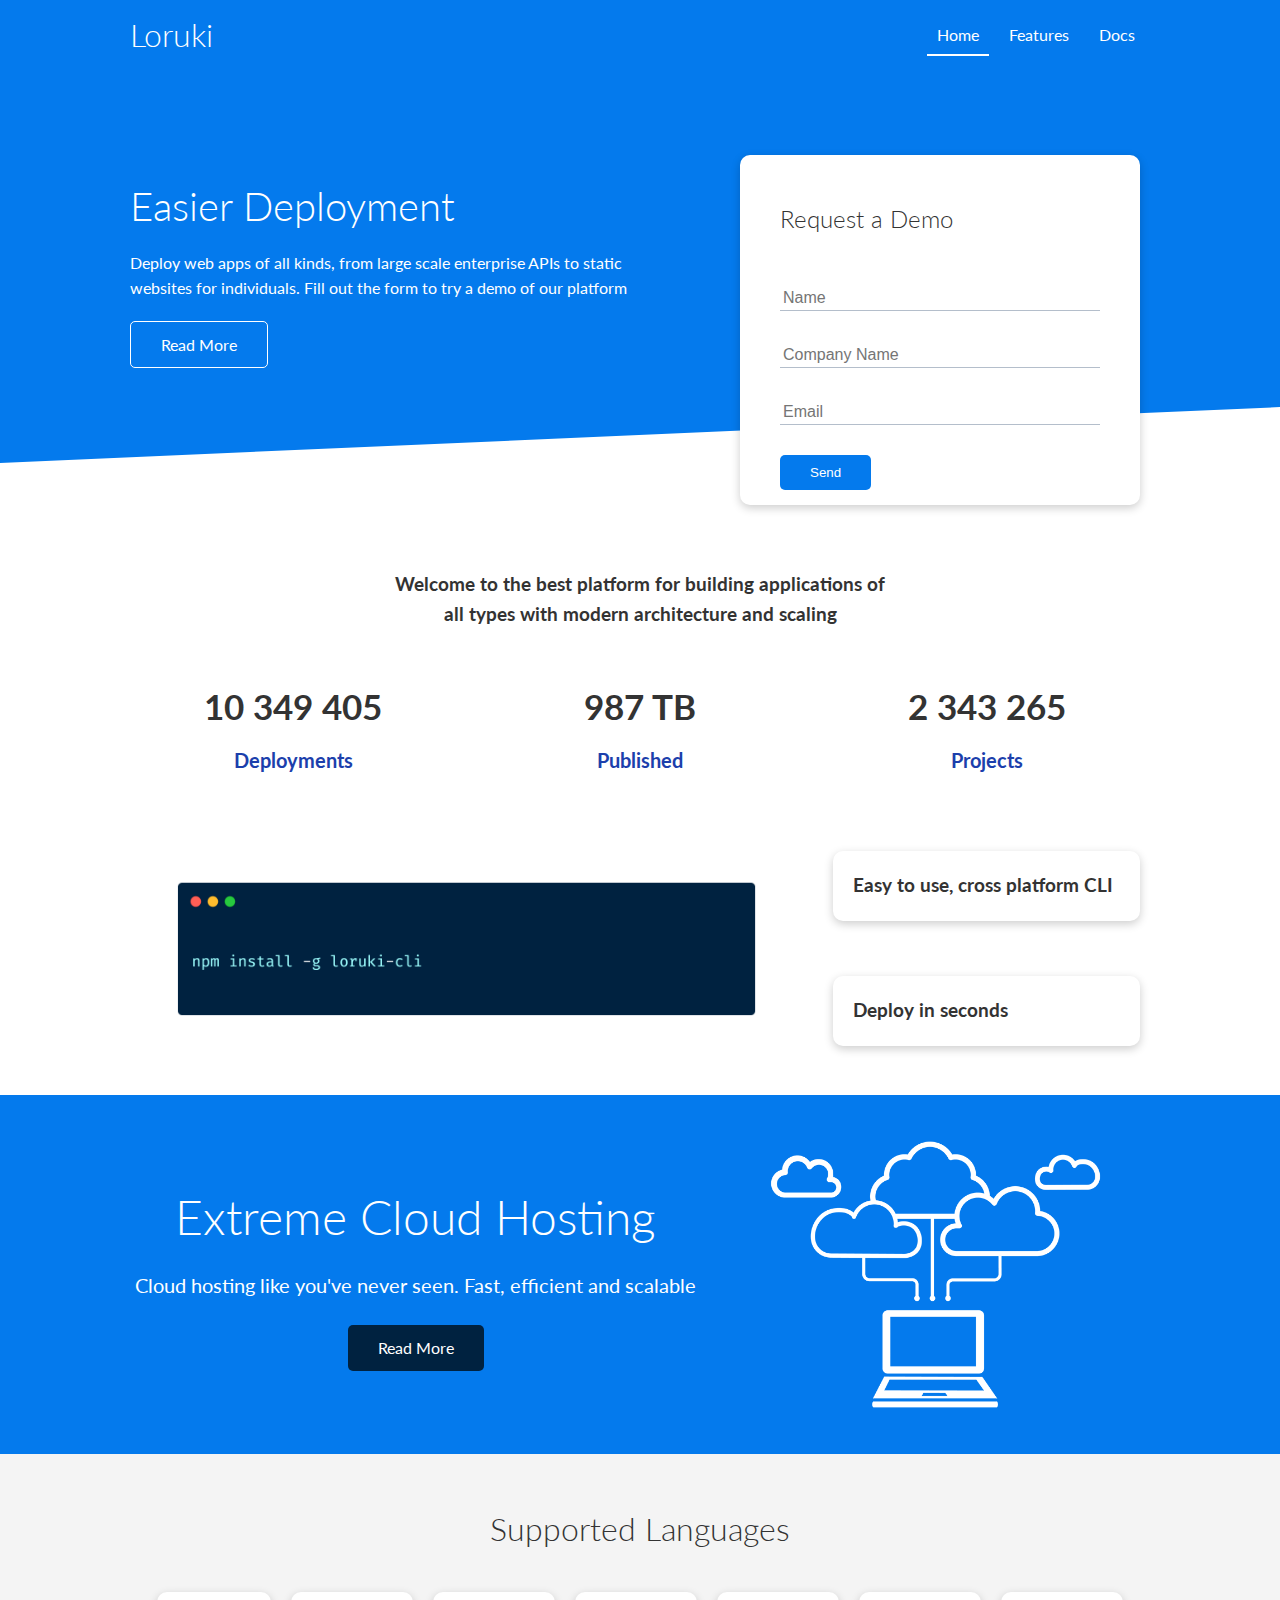
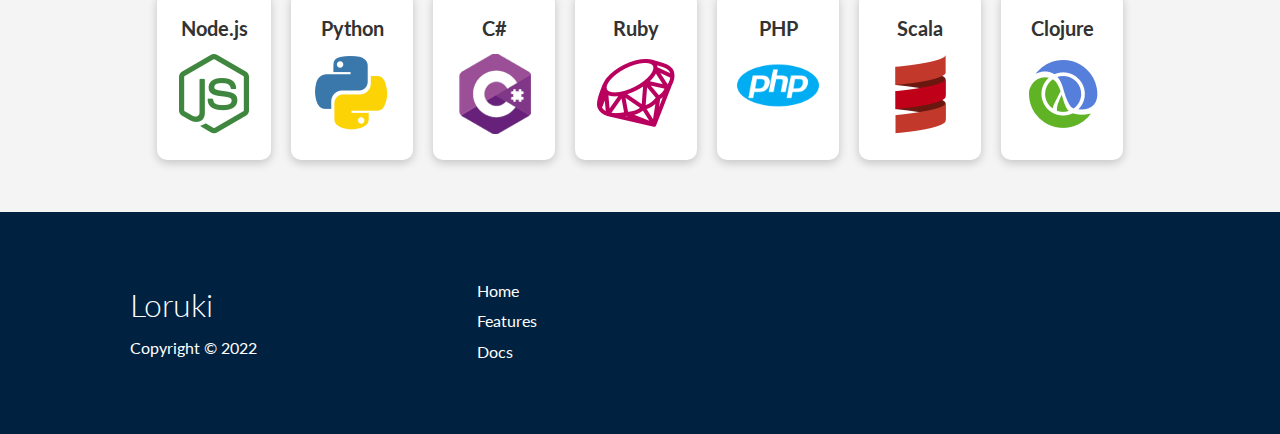
<file: index.html>
<!DOCTYPE html>
<html lang="en">

<head>
  <meta charset="UTF-8">
  <meta name="viewport" content="width=device-width, initial-scale=1.0">
  <link rel="stylesheet" href="https://cdnjs.cloudflare.com/ajax/libs/font-awesome/5.15.1/css/all.min.css"
    integrity="sha512-+4zCK9k+qNFUR5X+cKL9EIR+ZOhtIloNl9GIKS57V1MyNsYpYcUrUeQc9vNfzsWfV28IaLL3i96P9sdNyeRssA=="
    crossorigin="anonymous" referrerpolicy="no-referrer" />
  <link rel="stylesheet" href="css/utils.css">
  <link rel="stylesheet" href="css/style.css">
  <title>Loruki | Cloud Hosting For Everyone</title>
</head>

<body>
  <!-- Navbar -->
  <div class="navbar">
    <div class="container flex">
      <h1 class="logo">Loruki</h1>
      <nav>
        <ul>
          <li class="active"><a href="index.html">Home</a></li>
          <li><a href="features.html">Features</a></li>
          <li><a href="docs.html">Docs</a></li>
        </ul>
      </nav>
    </div>
  </div>
  <!-- Showcase -->
  <section class="showcase">
    <div class="container grid">
      <div class="showcase-text">
        <h1>Easier Deployment</h1>
        <p>Deploy web apps of all kinds, from large scale enterprise APIs to static websites for individuals. Fill out
          the form to try a demo of our platform</p>
        <a href="features.html" class="btn btn-outline">Read More</a>
      </div>
      <div class="showcase-form card">
        <h2>Request a Demo</h2>
        <form name="contact" method="POST" data-netlify="true" netlify-honeypot="bot-field">
          <input type="hidden" name="form-name" value="contact">
          <p class="hidden">
            <label>
              Don’t fill this out if you’re human: <input name="bot-field" />
            </label>
          </p>
          <div class="form-control">
            <input type="text" name="name" placeholder="Name" required>
          </div>
          <div class="form-control">
            <input type="text" name="company" placeholder="Company Name" required>
          </div>
          <div class="form-control">
            <input type="email" name="email" placeholder="Email" required>
          </div>
          <input type="submit" value="Send" class="btn btn-primary">
        </form>
      </div>
    </div>
  </section>
  <!-- Statistics -->
  <section class="stats">
    <div class="container">
      <h3 class="stats-heading text-center my-1">Welcome to the best platform for building applications of all types
        with modern architecture and scaling
      </h3>
      <div class="grid grid-3 text-center my-4">
        <div>
          <i class="fas fa-server fa-3x"></i>
          <h3>10 349 405
          </h3>
          <p class="text-secondary">Deployments</p>
        </div>
        <div>
          <i class="fas fa-upload fa-3x"></i>
          <h3>987 TB
          </h3>
          <p class="text-secondary">Published</p>
        </div>
        <div>
          <i class="fas fa-project-diagram fa-3x"></i>
          <h3>2 343 265
          </h3>
          <p class="text-secondary">Projects</p>
        </div>
      </div>
    </div>
  </section>
  <!-- Cli -->
  <section class="cli">
    <div class="container grid pb-3">
      <img src="images/cli.png" alt="">
      <div class="card">
        <h3>Easy to use, cross platform CLI</h3>
      </div>
      <div class="card">
        <h3>Deploy in seconds</h3>
      </div>
    </div>
  </section>
  <!-- Cloud -->
  <section class="cloud bg-primary py-3">
    <div class="container grid">
      <div class="text-center">
        <h2 class="lg">Extreme Cloud Hosting</h2>
        <p class="lead my-2">Cloud hosting like you've never seen. Fast, efficient and scalable
        </p>
        <a href="features.html" class="btn btn-dark">Read More</a>
      </div>
      <img src="images/cloud.png">
    </div>
  </section>
  <!-- Languages -->
  <section class="languages bg-light py-3">
    <h2 class="md text-center my-2">Supported Languages</h2>
    <div class="container flex">
      <div class="card">
        <h4>Node.js</h4>
        <img src="images/logos/node.png" alt="">
      </div>
      <div class="card">
        <h4>Python</h4>
        <img src="images/logos/python.png" alt="">
      </div>
      <div class="card">
        <h4>C#</h4>
        <img src="images/logos/csharp.png" alt="">
      </div>
      <div class="card">
        <h4>Ruby</h4>
        <img src="images/logos/ruby.png" alt="">
      </div>
      <div class="card">
        <h4>PHP</h4>
        <img src="images/logos/php.png" alt="">
      </div>
      <div class="card">
        <h4>Scala</h4>
        <img src="images/logos/scala.png" alt="">
      </div>
      <div class="card">
        <h4>Clojure</h4>
        <img src="images/logos/clojure.png" alt="">
      </div>
    </div>
  </section>
  <footer class="bg-dark py-5">
    <div class="container grid grid-3">
      <div class="copyright">
        <h1>Loruki</h1>
        <p>Copyright &copy; 2022</p>
      </div>
      <nav>
        <ul>
          <li><a href="home.html">Home</a></li>
          <li><a href="features.html">Features</a></li>
          <li><a href="docs.html">Docs</a></li>
        </ul>
      </nav>
      <div class="social">
        <a href="#"><i class="fab fa-github fa-2x"></i></a>
        <a href="#"><i class="fab fa-facebook fa-2x"></i></a>
        <a href="#"><i class="fab fa-instagram fa-2x"></i></a>
        <a href="#"><i class="fab fa-twitter fa-2x"></i></a>
      </div>
    </div>
  </footer>
</body>

</html>
</file>
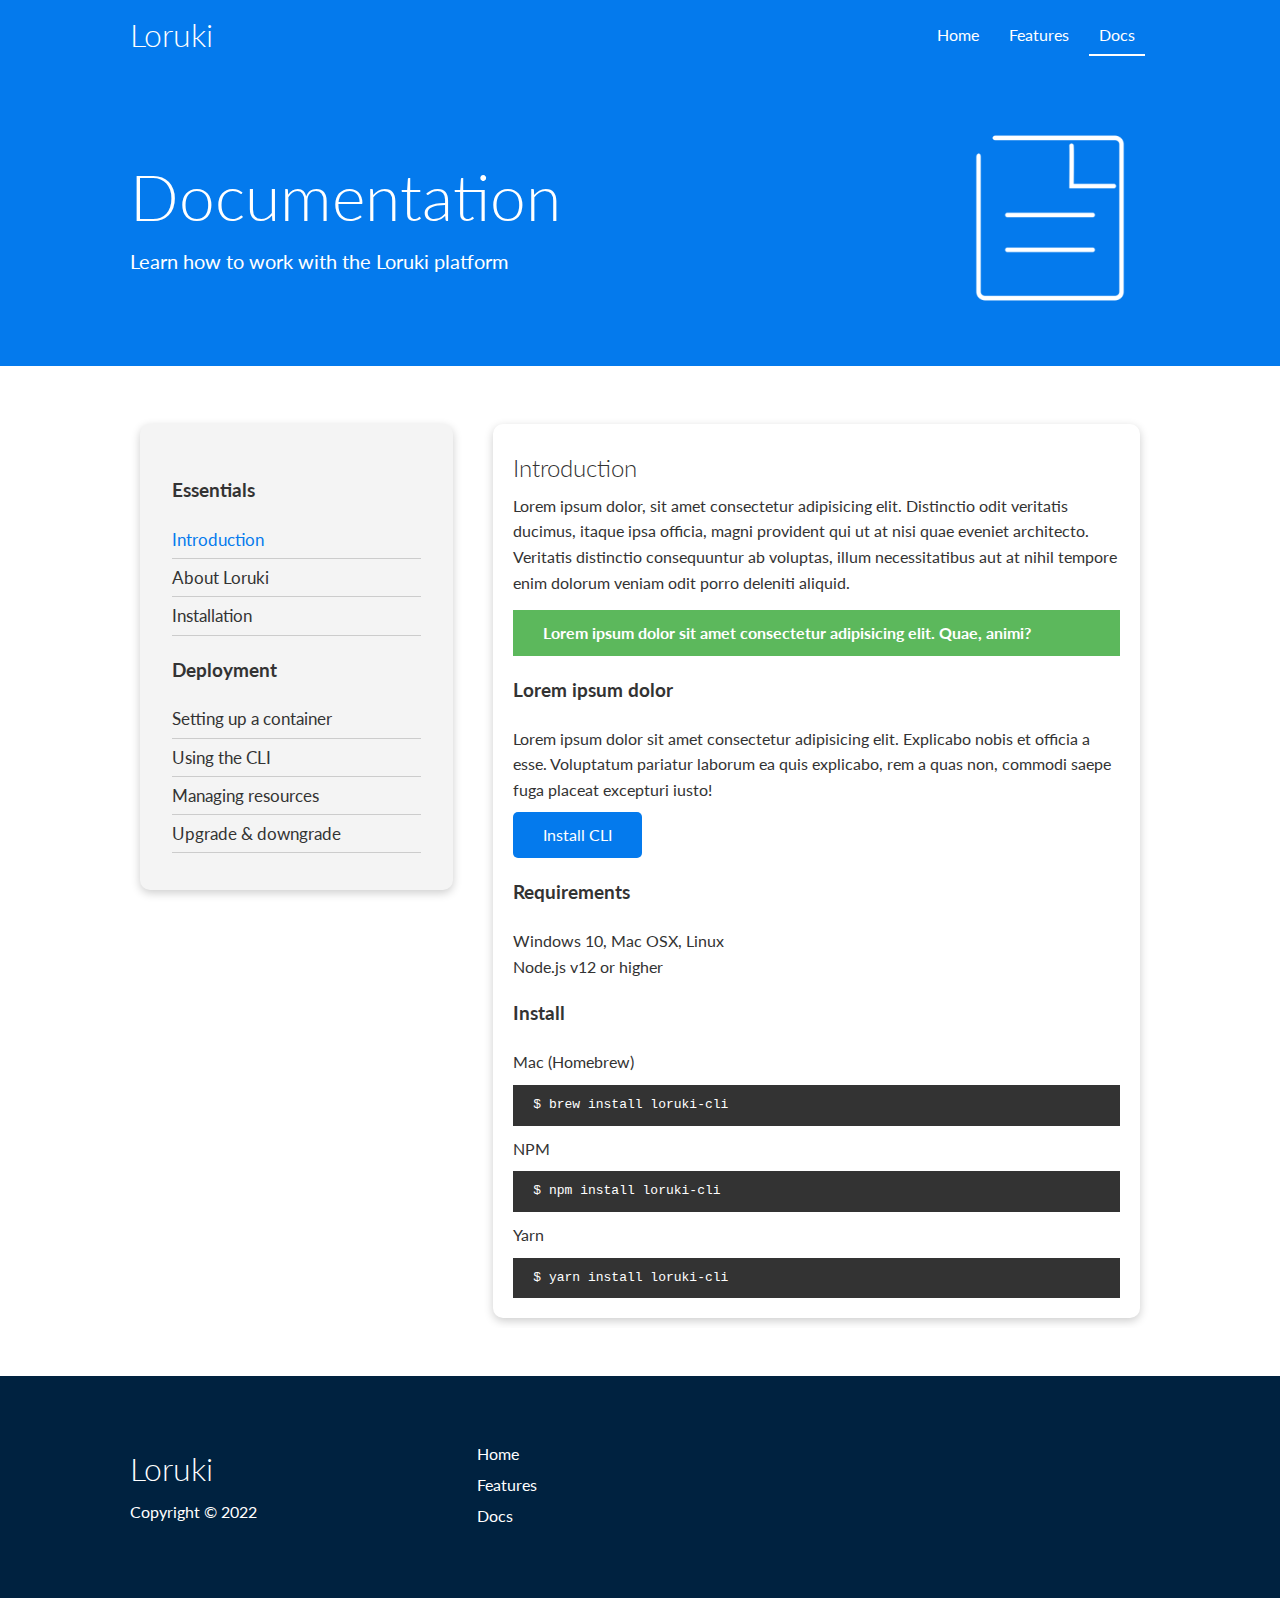
<file: docs.html>
<!DOCTYPE html>
<html lang="en">

<head>
  <meta charset="UTF-8">
  <meta name="viewport" content="width=device-width, initial-scale=1.0">
  <link rel="stylesheet" href="https://cdnjs.cloudflare.com/ajax/libs/font-awesome/5.15.1/css/all.min.css"
    integrity="sha512-+4zCK9k+qNFUR5X+cKL9EIR+ZOhtIloNl9GIKS57V1MyNsYpYcUrUeQc9vNfzsWfV28IaLL3i96P9sdNyeRssA=="
    crossorigin="anonymous" referrerpolicy="no-referrer" />
  <link rel="stylesheet" href="css/utils.css">
  <link rel="stylesheet" href="css/style.css">
  <title>Loruki | Cloud Hosting For Everyone</title>
</head>

<body>
  <!-- Navbar -->
  <div class="navbar">
    <div class="container flex">
      <h1 class="logo">Loruki</h1>
      <nav>
        <ul>
          <li><a href="index.html">Home</a></li>
          <li><a href="features.html">Features</a></li>
          <li class="active"><a href="docs.html">Docs</a></li>
        </ul>
      </nav>
    </div>
  </div>
  <!-- Features Head -->
  <section class="docs-head bg-primary py-4">
    <div class="container grid">
      <div>
        <h1 class="xl">Documentation</h1>
        <p class="lead">Learn how to work with the Loruki platform</p>
      </div>
      <img src="images/docs.png">
    </div>
  </section>
  <section class="docs-main py-4">
    <div class="container grid">
      <aside class="card bg-light p-3">
        <h3 class="my-2">Essentials</h3>
        <nav>
          <ul>
            <li><a href="#" class="text-primary">Introduction</a></li>
            <li><a href="#">About Loruki</a></li>
            <li><a href="#">Installation</a></li>
          </ul>
        </nav>
        <h3 class="my-2">Deployment</h3>
        <nav>
          <ul>
            <li><a href="#">Setting up a container</a></li>
            <li><a href="#">Using the CLI</a></li>
            <li><a href="#">Managing resources</a></li>
            <li><a href="#">Upgrade & downgrade</a></li>
          </ul>
        </nav>
      </aside>
      <main class="card">
        <h2>Introduction</h2>
        <p>Lorem ipsum dolor, sit amet consectetur adipisicing elit. Distinctio odit veritatis ducimus, itaque ipsa
          officia, magni provident qui ut at nisi quae eveniet architecto. Veritatis distinctio consequuntur ab
          voluptas, illum necessitatibus aut at nihil tempore enim dolorum veniam odit porro deleniti aliquid.
        </p>
        <div class="alert alert-success"><i class="fas fa-info"></i> Lorem ipsum dolor sit amet consectetur adipisicing
          elit. Quae, animi?</div>
        <h3>Lorem ipsum dolor</h3>
        <p>Lorem ipsum dolor sit amet consectetur adipisicing elit. Explicabo nobis et officia a esse. Voluptatum
          pariatur laborum ea quis explicabo, rem a quas non, commodi saepe fuga placeat excepturi iusto!</p>
        <a href="" class="btn btn-primary">Install CLI</a>
        <h3>Requirements</h3>
        <ul>
          <li>Windows 10, Mac OSX, Linux</li>
          <li>Node.js v12 or higher</li>
        </ul>
        <h3>Install</h3>
        <p>Mac (Homebrew)</p>
        <pre><code>$ brew install loruki-cli</code></pre>
        <p>NPM</p>
        <pre><code>$ npm install loruki-cli</code></pre>
        <p>Yarn</p>
        <pre><code>$ yarn install loruki-cli</code></pre>
      </main>
    </div>
  </section>
  <footer class="bg-dark py-5">
    <div class="container grid grid-3">
      <div class="copyright">
        <h1>Loruki</h1>
        <p>Copyright &copy; 2022</p>
      </div>
      <nav>
        <ul>
          <li><a href="home.html">Home</a></li>
          <li><a href="features.html">Features</a></li>
          <li><a href="docs.html">Docs</a></li>
        </ul>
      </nav>
      <div class="social">
        <a href="#"><i class="fab fa-github fa-2x"></i></a>
        <a href="#"><i class="fab fa-facebook fa-2x"></i></a>
        <a href="#"><i class="fab fa-instagram fa-2x"></i></a>
        <a href="#"><i class="fab fa-twitter fa-2x"></i></a>
      </div>
    </div>
  </footer>
</body>

</html>
</file>
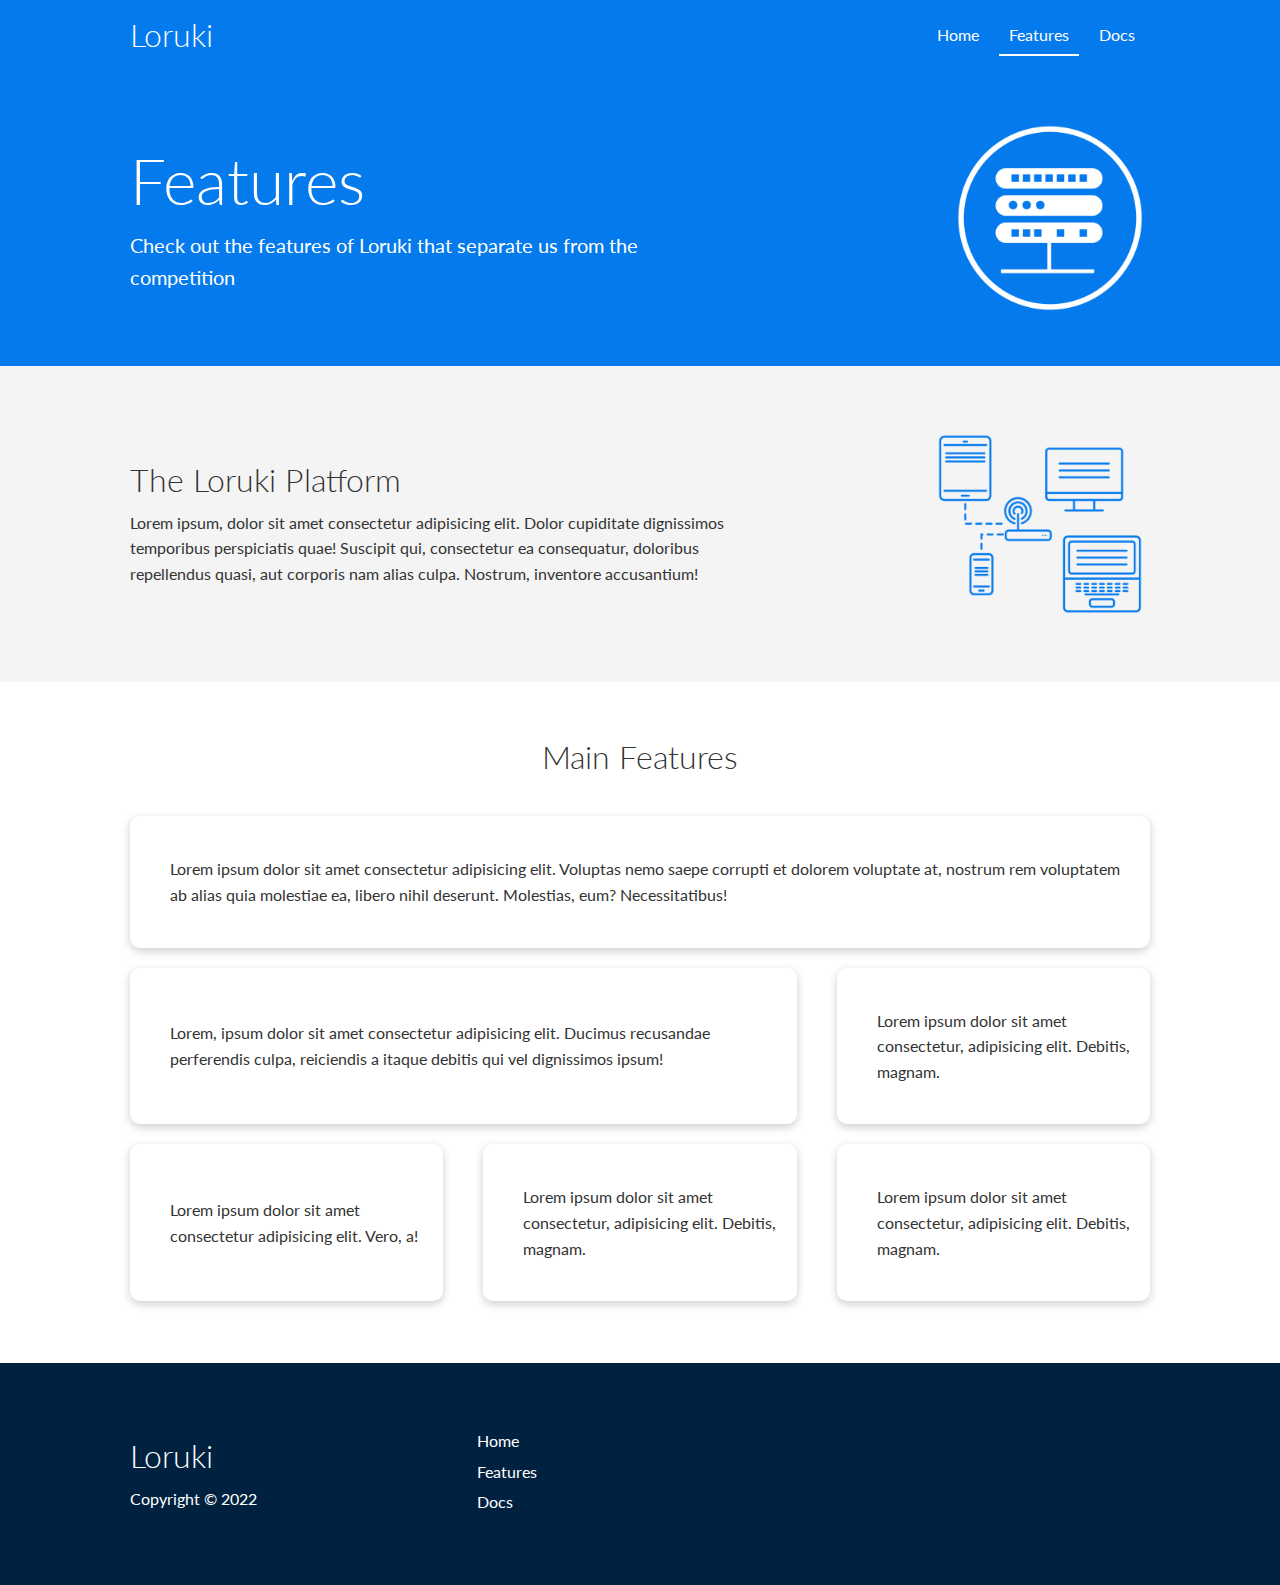
<file: features.html>
<!DOCTYPE html>
<html lang="en">

<head>
  <meta charset="UTF-8">
  <meta name="viewport" content="width=device-width, initial-scale=1.0">
  <link rel="stylesheet" href="https://cdnjs.cloudflare.com/ajax/libs/font-awesome/5.15.1/css/all.min.css"
    integrity="sha512-+4zCK9k+qNFUR5X+cKL9EIR+ZOhtIloNl9GIKS57V1MyNsYpYcUrUeQc9vNfzsWfV28IaLL3i96P9sdNyeRssA=="
    crossorigin="anonymous" referrerpolicy="no-referrer" />
  <link rel="stylesheet" href="css/utils.css">
  <link rel="stylesheet" href="css/style.css">
  <title>Loruki | Cloud Hosting For Everyone</title>
</head>

<body>
  <!-- Navbar -->
  <div class="navbar">
    <div class="container flex">
      <h1 class="logo">Loruki</h1>
      <nav>
        <ul>
          <li><a href="index.html">Home</a></li>
          <li class="active"><a href="features.html">Features</a></li>
          <li><a href="docs.html">Docs</a></li>
        </ul>
      </nav>
    </div>
  </div>
  <!-- Features Head -->
  <section class="features-head bg-primary py-4">
    <div class="container grid">
      <div>
        <h1 class="xl">Features</h1>
        <p class="lead">Check out the features of Loruki that separate us from the competition
        </p>
      </div>
      <img src="images/server.png">
    </div>
  </section>
  <!-- Sub Head -->
  <section class="features-sb-head bg-light py-4">
    <div class="container grid">
      <div>
        <h1 class="md">The Loruki Platform</h1>
        <p>Lorem ipsum, dolor sit amet consectetur adipisicing elit. Dolor cupiditate dignissimos temporibus
          perspiciatis quae! Suscipit qui, consectetur ea consequatur, doloribus repellendus quasi, aut corporis nam
          alias culpa. Nostrum, inventore accusantium!</p>
      </div>
      <img src="images/server2.png">
    </div>
  </section>
  <!-- Main Features -->
  <section class="features-main py-3">
    <h2 class="md text-center mt-2">Main Features</h2>
    <div class="container grid grid-3">
      <div class="card flex">
        <i class="fas fa-server fa-3x"></i>
        <p>Lorem ipsum dolor sit amet consectetur adipisicing elit. Voluptas nemo saepe corrupti et dolorem voluptate
          at, nostrum rem voluptatem ab alias quia molestiae ea, libero nihil deserunt. Molestias, eum? Necessitatibus!
        </p>
      </div>
      <div class="card flex">
        <i class="fas fa-network-wired fa-3x"></i>
        <p>Lorem, ipsum dolor sit amet consectetur adipisicing elit. Ducimus recusandae perferendis culpa, reiciendis a
          itaque debitis qui vel dignissimos ipsum!</p>
      </div>
      <div class="card flex">
        <i class="fas fa-laptop-code fa-3x"></i>
        <p>
          Lorem ipsum dolor sit amet consectetur, adipisicing elit. Debitis,
          magnam.
        </p>
      </div>
      <div class="card flex">
        <i class="fas fa-database fa-3x"></i>
        <p>
          Lorem ipsum dolor sit amet consectetur adipisicing elit. Vero, a!
        </p>
      </div>
      <div class="card flex">
        <i class="fas fa-power-off fa-3x"></i>
        <p>
          Lorem ipsum dolor sit amet consectetur, adipisicing elit. Debitis,
          magnam.
        </p>
      </div>
      <div class="card flex">
        <i class="fas fa-upload fa-3x"></i>
        <p>
          Lorem ipsum dolor sit amet consectetur, adipisicing elit. Debitis,
          magnam.
        </p>
      </div>
    </div>
  </section>
  <footer class="bg-dark py-5">
    <div class="container grid grid-3">
      <div class="copyright">
        <h1>Loruki</h1>
        <p>Copyright &copy; 2022</p>
      </div>
      <nav>
        <ul>
          <li><a href="home.html">Home</a></li>
          <li><a href="features.html">Features</a></li>
          <li><a href="docs.html">Docs</a></li>
        </ul>
      </nav>
      <div class="social">
        <a href="#"><i class="fab fa-github fa-2x"></i></a>
        <a href="#"><i class="fab fa-facebook fa-2x"></i></a>
        <a href="#"><i class="fab fa-instagram fa-2x"></i></a>
        <a href="#"><i class="fab fa-twitter fa-2x"></i></a>
      </div>
    </div>
  </footer>
</body>

</html>
</file>
<file: css/utils.css>
.container {
  max-width: 1100px;
  margin: 0 auto;
  overflow: auto;
  padding: 0 40px;
}

.card {
  background-color: #fff;
  color: #333;
  border-radius: 10px;
  box-shadow: 0 3px 10px rgba(0, 0, 0, 0.2);
  padding: 20px;
  margin: 10px;;
}

.btn {
  display: inline-block;
  padding: 10px 30px;
  cursor: pointer;
  border: none;
  border-radius: 5px;
}

.btn:hover {
  transform: scale(0.98);
}

/* Text Sizes */
.lead {
  font-size: 20px;
}

.sm {
  font-size: 1rem;
}

.md {
  font-size: 2rem;
}

.lg {
  font-size: 3rem;
}

.xl {
  font-size: 4rem;
}

.text-center {
  text-align: center;
}

.alert {
  background-color: var(--light-color);
  padding: 10px 20px;
  font-weight: bold;
  margin: 15px 0;
}

.alert-success {
  background-color: var(--success-color);
  color: #fff;
}

.alert > i {
  margin-right: 10px;
}

.btn-outline {
  background-color: transparent;
  border: 1px solid #fff;
  color: #fff;
}

.bg-primary, .btn-primary {
  background-color: var(--primary-color);
  color: #fff;
}

.bg-secondary, .btn-secondary {
  background-color: var(--secondary-color);
  color: #fff;
}

.bg-dark, .btn-dark {
  background-color: var(--dark-color);
  color: #fff;
}

.bg-light, .btn-light {
  background-color: var(--light-color);
  color: #333;
}

.bg-primary a, .bg-secondary a, .bg-dark a {
  color: #fff;
}

.flex {
  display: flex;
  justify-content: center;
  align-items: center;
  height: 100%;
}

.grid {
  display: grid;
  grid-template-columns: 1fr 1fr;
  gap: 20px;
  height: 100%;
  justify-content: center;
  align-items: center;
}

.grid-3 {
  grid-template-columns: repeat(3, 1fr);
}

/* Margin */
.my-1 {
  margin: 1rem 0;
}

.my-2 {
  margin: 1.5rem 0;
}

.my-3 {
  margin: 2rem 0;
}

.my-4 {
  margin: 3rem 0;
}

.my-5 {
  margin: 4rem 0;
}

.mt-1 {
  margin-top: 1rem;
}

.mt-2 {
  margin-top: 1.5rem;
}

.mt-3 {
  margin-top: 2rem;
}

.mt-4 {
  margin-top: 3rem;
}

.mt-5 {
  margin-top: 4rem;
}
.mb-1 {
  margin-bottom: 1rem;
}

.mb-2 {
  margin-bottom: 1.5rem;
}

.mb-3 {
  margin-bottom: 2rem;
}

.mb-4 {
  margin-bottom: 3rem;
}

.mb-5 {
  margin-bottom: 4rem;
}

.m-1 {
  margin: 1rem;
}

.m-2 {
  margin: 1.5rem;
}

.m-3 {
  margin: 2rem;
}

.m-4 {
  margin: 3rem;
}

.m-5 {
  margin: 4rem;
}

/* Padding */
.py-1 {
  padding: 1rem 0;
}

.py-2 {
  padding: 1.5rem 0;
}

.py-3 {
  padding: 2rem 0;
}

.py-4 {
  padding: 3rem 0;
}

.py-5 {
  padding: 4rem 0;
}

.pt-1 {
  padding-top: 1rem;
}

.pt-2 {
  padding-top: 1.5rem;
}

.pt-3 {
  padding-top: 2rem;
}

.pt-4 {
  padding-top: 3rem;
}

.pt-5 {
  padding-top: 4rem;
}

.pb-1 {
  padding-bottom: 1rem;
}

.pb-2 {
  padding-bottom: 1.5rem;
}

.pb-3 {
  padding-bottom: 2rem;
}

.pb-4 {
  padding-bottom: 3rem;
}

.pb-5 {
  padding-bottom: 4rem;
}

.p-1 {
  padding: 1rem;
}

.p-2 {
  padding: 1.5rem;
}

.p-3 {
  padding: 2rem;
}

.p-4 {
  padding: 3rem;
}

.p-5 {
  padding: 4rem;
}
</file>
<file: css/style.css>
@import url('https://fonts.googleapis.com/css2?family=Lato:wght@300&family=Montserrat:wght@400;600&display=swap');

:root {
  --primary-color: #047aed;
  --secondary-color: #1C3FAC;
  --dark-color: #002240;
  --light-color: #f4f4f4;
  --success-color: #5cb85c;
}

* {
  box-sizing: border-box;
  margin: 0;
  padding: 0;
}

body {
  font-family: 'Lato', sans-serif;
  color: #333;
  line-height: 1.6;
}

ul {
  list-style-type: none;
}

a {
  text-decoration: none;
  color: #333;
}

h1, h2 {
  font-weight: 300;
  line-height: 1.2;
  margin: 10px 0;
}

p {
  margin: 10px 0;
}

.text-secondary {
  color: var(--secondary-color);
}

img {
  width: 100%;
}

.hidden {
  visibility: hidden;
  height: 0;
}

/* Navbar */
.navbar {
  background-color: var(--primary-color);
  color: #fff;
  height: 70px;
}

.navbar ul {
  display: flex;
}

.navbar a {
  color: #fff;
  padding: 10px;
  margin: 0 5px;
}

.navbar a:hover, .navbar nav .active > a {
  border-bottom: 2px #fff solid;
}

.navbar .flex {
  justify-content: space-between;
}

/* Showcase */
.showcase {
  height: 400px;
  background-color: var(--primary-color);
  color: #fff;
  position: relative;
}

.showcase h1 {
  font-size: 40px;
}

.showcase p {
  margin: 20px 0;
}

.showcase .grid {
  grid-template-columns: auto 45%;
  gap: 30px;
  overflow: visible;
}

.showcase-text {
  animation: slideInFromLeft 1s ease-in;
}

.showcase-form.card {
  position: relative;
  top: 60px;
  height: 350px;
  width: 400px;
  padding: 40px;
  z-index: 100;
  justify-self: end;
  animation: slideInFromRight 1s ease-in;
}

.showcase-form .form-control {
  margin: 30px 0;
}

.showcase-form input:not(input[type="submit"]) {
  border: 0;
  border-bottom: 1px solid #b4becb;
  width: 100%;
  padding: 3px;
  font-size: 16px;
}

.showcase-form input:focus {
  outline: none;
}

.showcase::after {
  content: '';
  position: absolute;
  height: 100px;
  bottom: -65px;
  right: 0;
  left: 0;
  background-color: #fff;
  transform: skewY(-2.5deg);
  -webkit-transform: skewY(-2.5deg);
  -moz-transform: skewY(-2.5deg);
  -ms-transform: skewY(-2.5deg);
}

/* Statistics */
.stats {
  padding-top: 100px;
  animation: slideInFromBottom 1s ease-in;
}

.stats-heading {
  max-width: 500px;
  margin: auto;
}

.stats .grid h3 {
  font-size: 35px;
}

.stats .grid p {
  font-size: 20px;
  font-weight: bold;
}

/* Cli */
.cli .grid {
  grid-template-columns: repeat(3, 1fr);
  grid-template-rows: repeat(2, 1fr);
}

.cli .grid > *:first-child {
  grid-column: 1 / span 2;
  grid-row: 1 / span 2;
}

/* Cloud */
.cloud .grid {
  grid-template-columns: 4fr 3fr;
}

/* Languages */
.languages .flex {
  flex-wrap: wrap;
}

.languages .card {
  margin: 20px 10px;
  transition: transform 0.2s ease-in;
  height: 168.59px;
}

.languages .card img {
  max-width: 82px;
}

.languages .card h4 {
  font-size: 20px;
  margin-bottom: 10px;
  text-align: center;
}

.languages .card:hover {
  transform: translateY(-15px);
}

/* Footer */

footer .social a:not(a:last-child) {
  margin-right: 20px;
  margin-bottom: 20px;
  display: inline-block;
}

footer nav ul li {
  margin-bottom: 5px;
}

.fa-github:hover {
  color: #000000;
}

.fa-facebook:hover {
  color: #1773EA;
}

.fa-instagram:hover {
  color: #B32E87;
}

.fa-twitter:hover {
  color: #1C9CEA;
}

/* Features Head */
.features-head .grid,
.docs-head .grid {
  grid-template-columns: 6fr 4fr;
  grid-template-rows: 1fr;
}

.features-head img,
.docs-head img {
  width: 200px;
  height: auto;
  justify-self: end;
}
/* Features Sub Head */
.features-sb-head .grid {
  grid-template-columns: 6fr 4fr;
  grid-template-rows: 1fr;
}

.features-sb-head img {
  width: 220px;
  height: auto;
  justify-self: end;
}

/* Features Main */
.features-main .card > i {
  margin-right: 20px;
}

.features-main .grid {
  padding: 30px;
}

.features-main .container > .card:first-child {
  grid-column: 1 / span 3;
  grid-row: 1;
}

.features-main .container > .card:nth-child(2) {
  grid-column: 1 / span 2;
  grid-row: 2;
}

/* Docs */
.text-primary {
  color: var(--primary-color);
}

.docs-main .grid {
  grid-template-columns: 1fr 2fr;
  align-items: flex-start;
}

.docs-main nav li {
  font-size: 17px;
  padding-bottom: 5px;
  margin-bottom: 5px;
  border-bottom: 1px #ccc solid;
}

.docs-main a:hover {
  font-weight: bold;
}

.docs-main h3 {
  margin: 20px 0;
}

pre, code {
  background-color: #333;
  color: #fff;
  padding: 10px;
}

/* Animations */
@keyframes slideInFromLeft {
  0% {
    transform: translateX(-100%);
  }
  100% {
    transform: translateX(0%);
  }
}
@keyframes slideInFromRight {
  0% {
    transform: translateX(100%);
  }
  100% {
    transform: translateX(0%);
  }
}
@keyframes slideInFromTop {
  0% {
    transform: translateY(-100%);
  }
  100% {
    transform: translateY(0%);
  }
}
@keyframes slideInFromBottom {
  0% {
    transform: translateY(100%);
  }
  100% {
    transform: translateY(0%);
  }
}

/* Tablets and under */
@media(max-width: 768px) {
  
  /* Showcase */
  .showcase {
    height: auto;
  }

  .showcase-text {
    text-align: center;
    margin-top: 40px;
    animation: slideInFromTop 1s ease-in;
  }

  .showcase .grid {
    grid-template-columns: 1fr;
    grid-template-rows: 1fr;
    gap: unset;
  }

  .showcase-form.card {
    justify-self: center;
    animation: slideInFromBottom 1s ease-in;
  }

  .stats .grid h3 {
    margin-top: 10px;
    font-size: 28px;
  }

  /* Cli */
  .cli .grid {
    grid-template-columns: 1fr 1fr;
    grid-template-rows: 1fr;
    gap: 10px;
    padding-right: 40px;
    padding-left: 40px;
  }

  /* Cloud */
  .cloud .lg {
    font-size: 2.3rem;
  }

  .cloud .grid {
    grid-template-columns: 1fr 1fr;
  }

  /* Features Head */
  .features-head .xl,
  .docs-head .xl {
    font-size: 3rem;
  }

  /* Features Main */
  .features-main .container.grid.grid-3 {
    grid-template-columns: 1fr 1fr;
    grid-template-rows: 1fr;
  }

  .features-main .container.grid.grid-3 > .card:first-child {
    grid-column: 1 / span 2;
    grid-row: 1;
  }

  .features-main .container.grid.grid-3 > .card:nth-child(2) {
    grid-column: 1 / 3;
    grid-row: 4;
  }

  /* Docs */
  .docs-main .grid {
    grid-template-columns: 1fr;
  }

}

/* Monile */
@media(max-width: 500px) {
  .navbar {
    height: 110px;
  }

  .navbar .flex {
    flex-direction: column;
  }

  .navbar ul {
    padding: 10px;
    background-color: rgba(0, 0, 0, 0.1);
  }

  .stats .grid,
  .cli .grid,
  .cloud .grid,
  footer .grid,
  .features-head .grid,
  .features-sb-head .grid,
  .features-main .container.grid.grid-3,
  .docs-head .grid {
    grid-template-columns: 1fr;
    grid-template-rows: 1fr;
    justify-items: center;
  }
  
  .cli .grid > *:first-child, 
  .features-main .container.grid.grid-3 > .card:first-child,
  .features-main .container.grid.grid-3  > .card:nth-child(2) {
    grid-column: 1;
  }

  .cloud .grid img {
    width: 80%;
  }

  .features-head .grid > div,
  .features-sb-head .grid > div,
  .docs-head .grid > div,
  footer .copyright {
    text-align: center;
  }

  .features-head img,
  .features-sb-head img,
  .docs-head img {
    justify-self: center;
  }

  .features-head .xl,
  .docs-head .xl {
    font-size: 2.7rem;
  }
}
</file>
